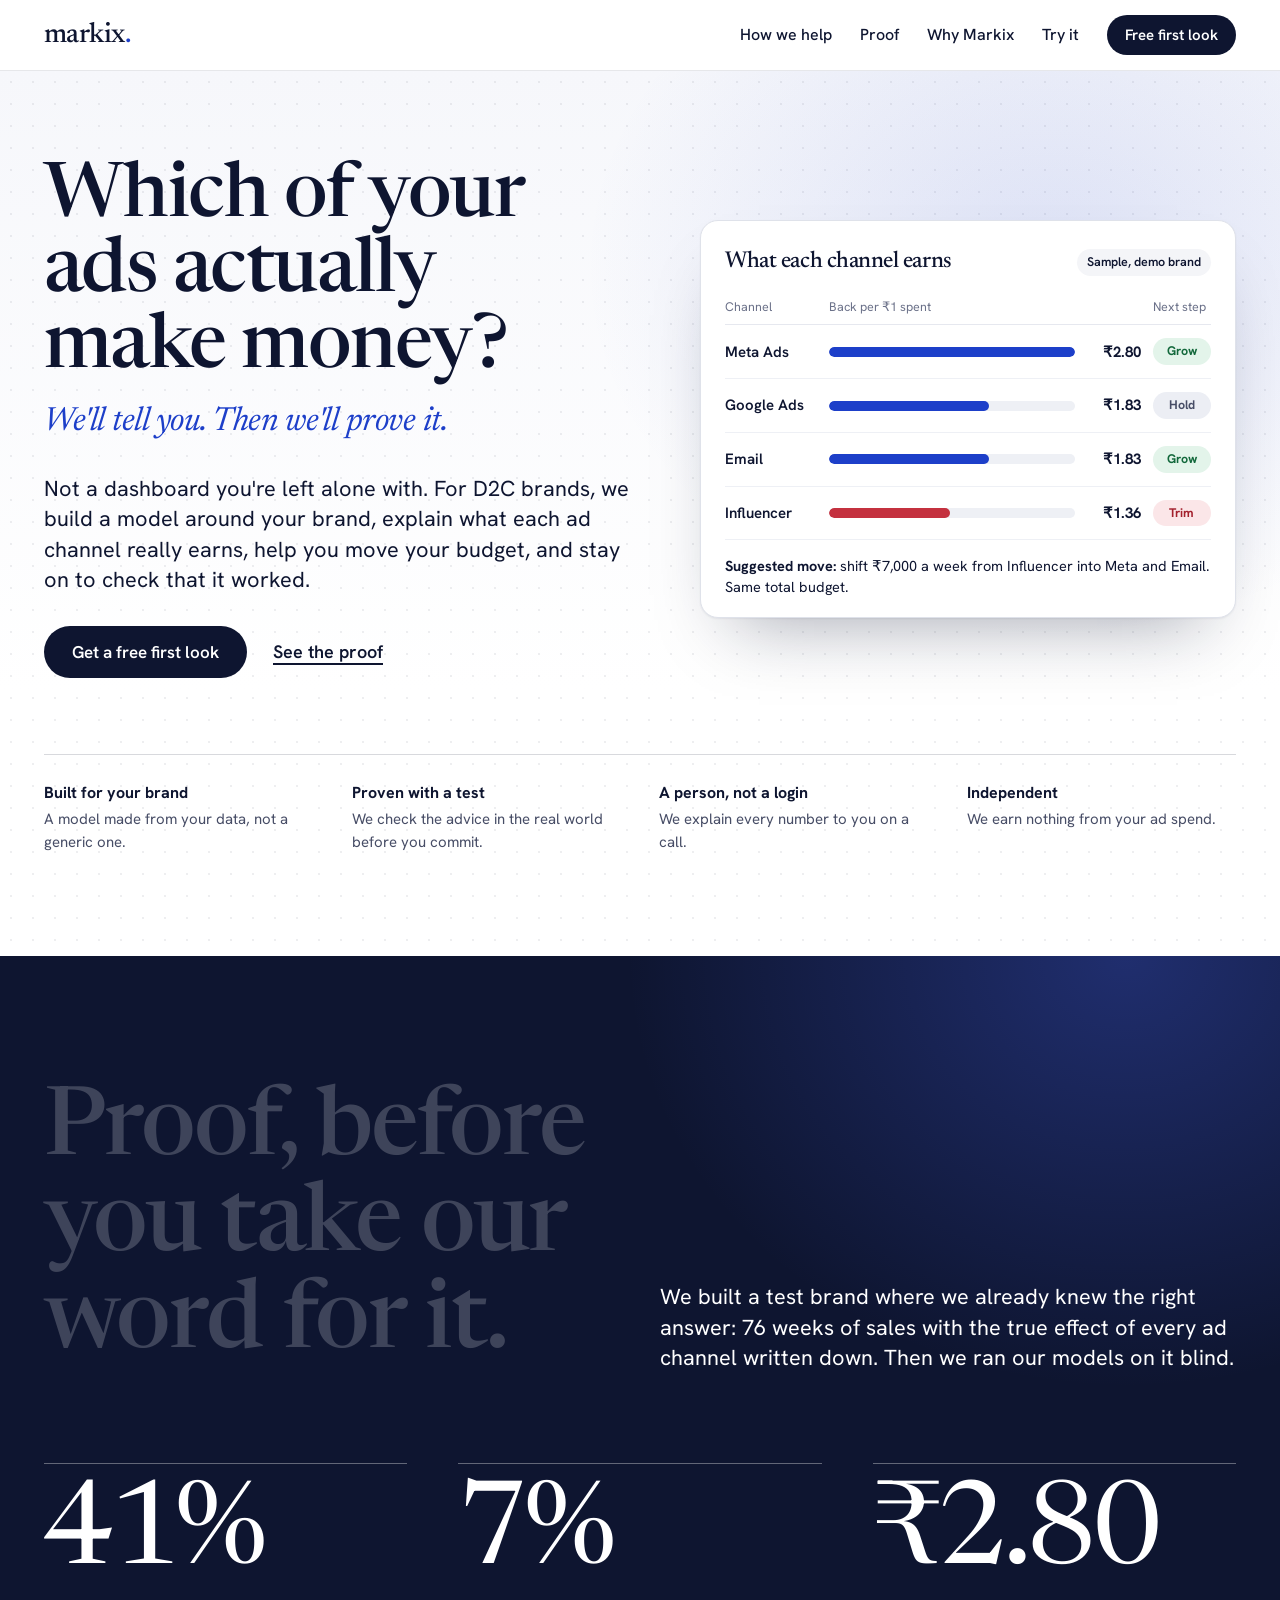
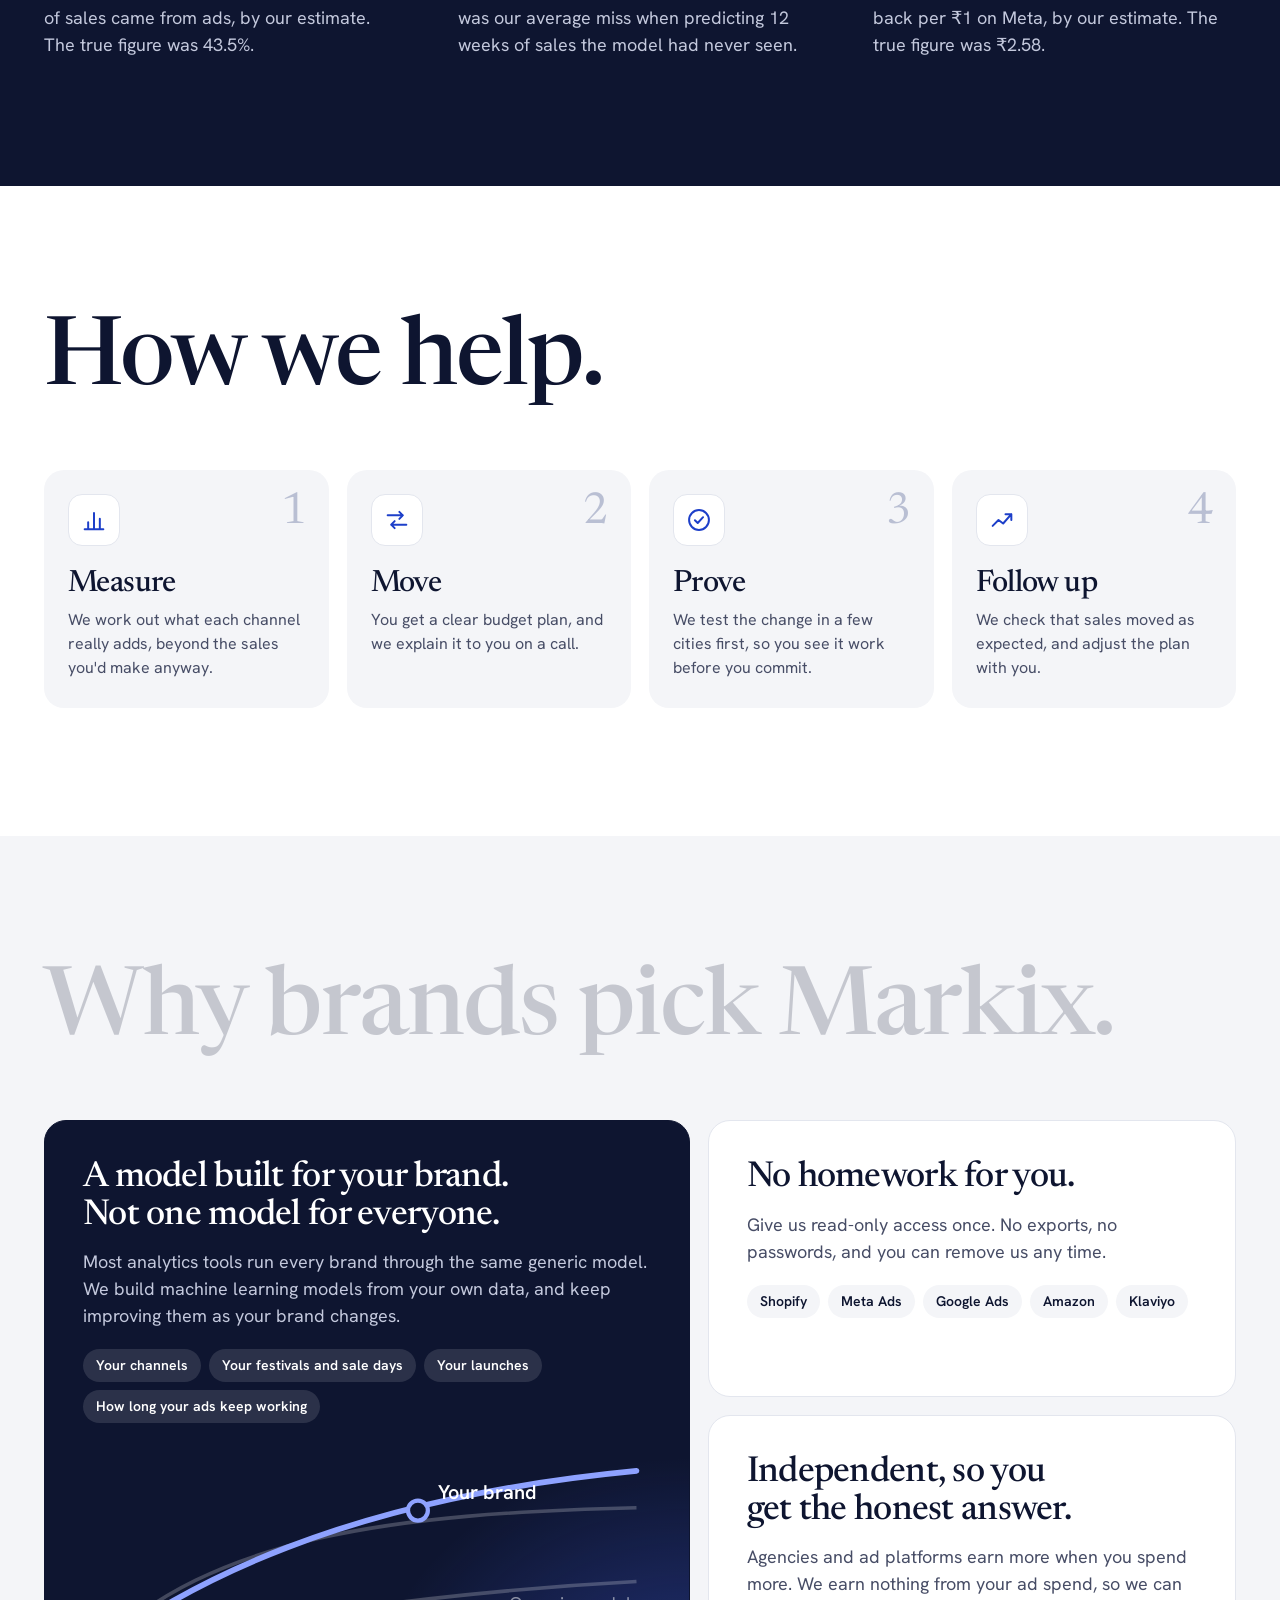
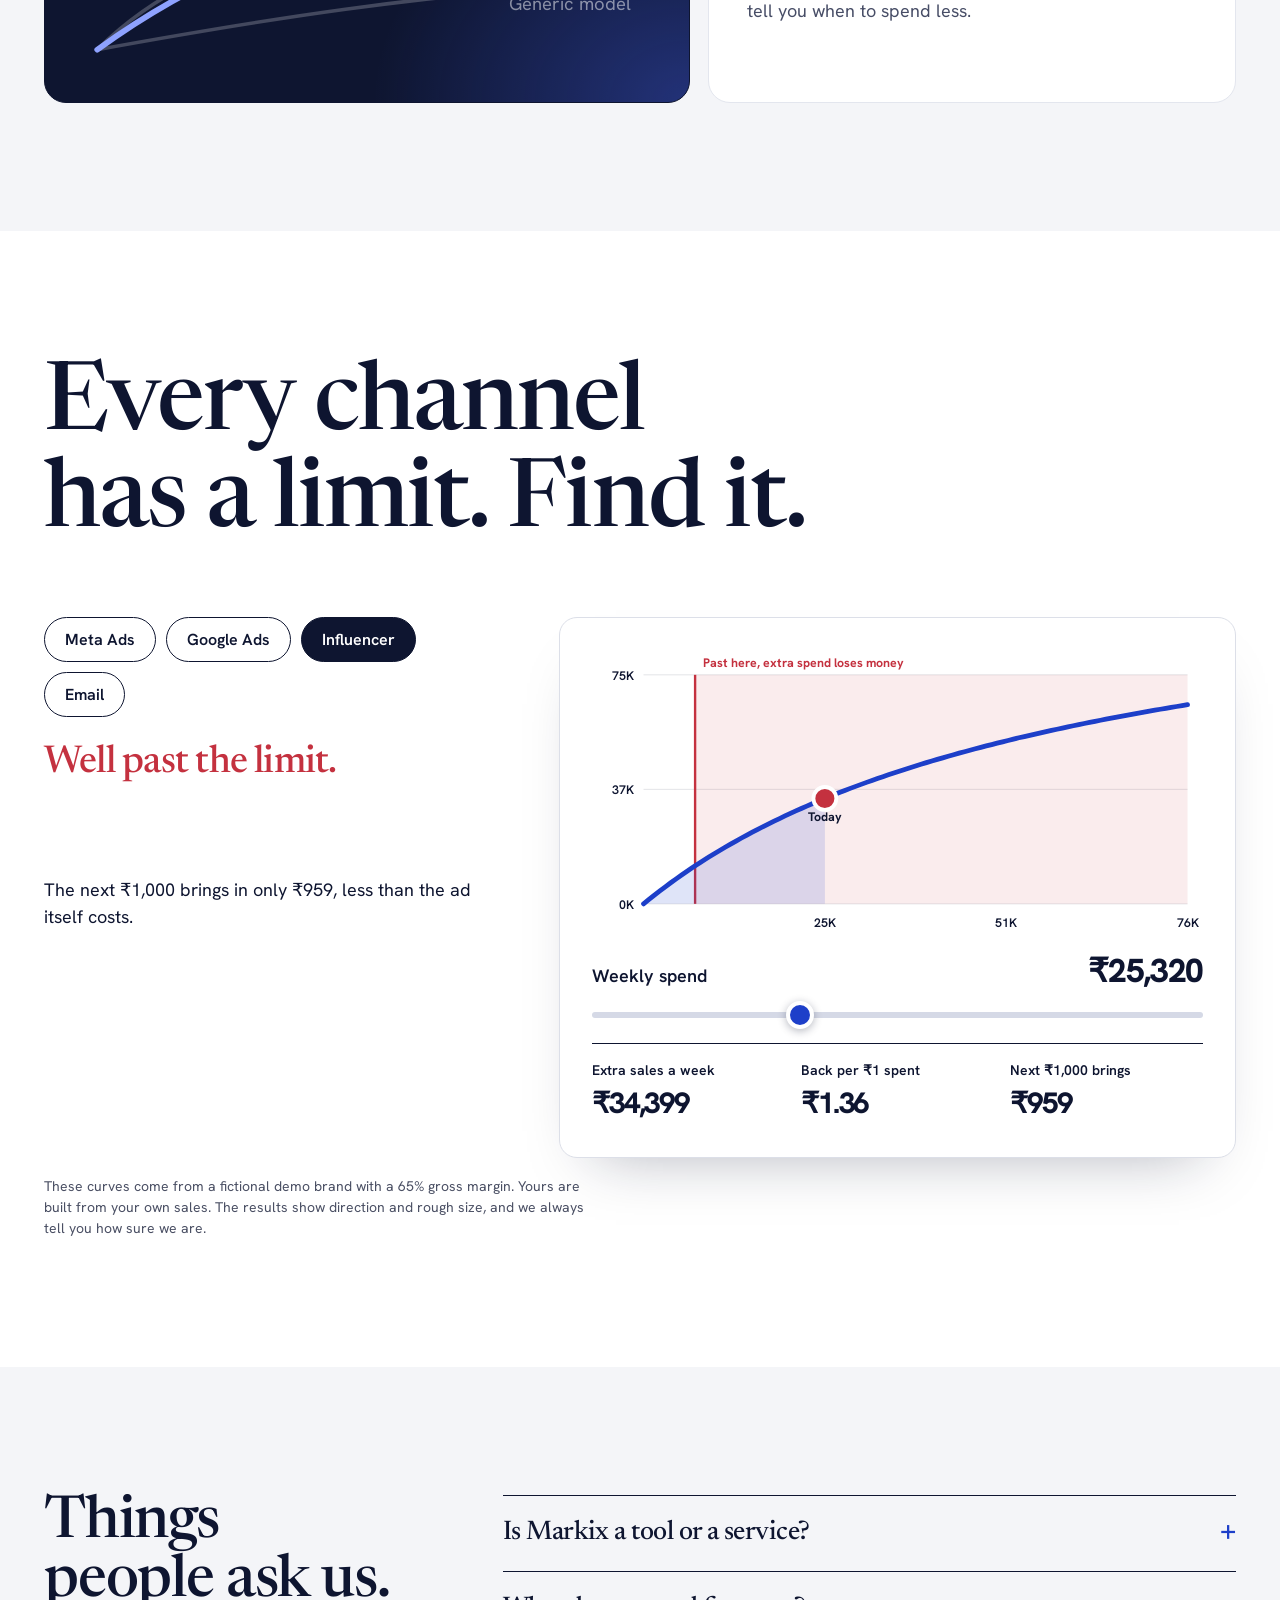
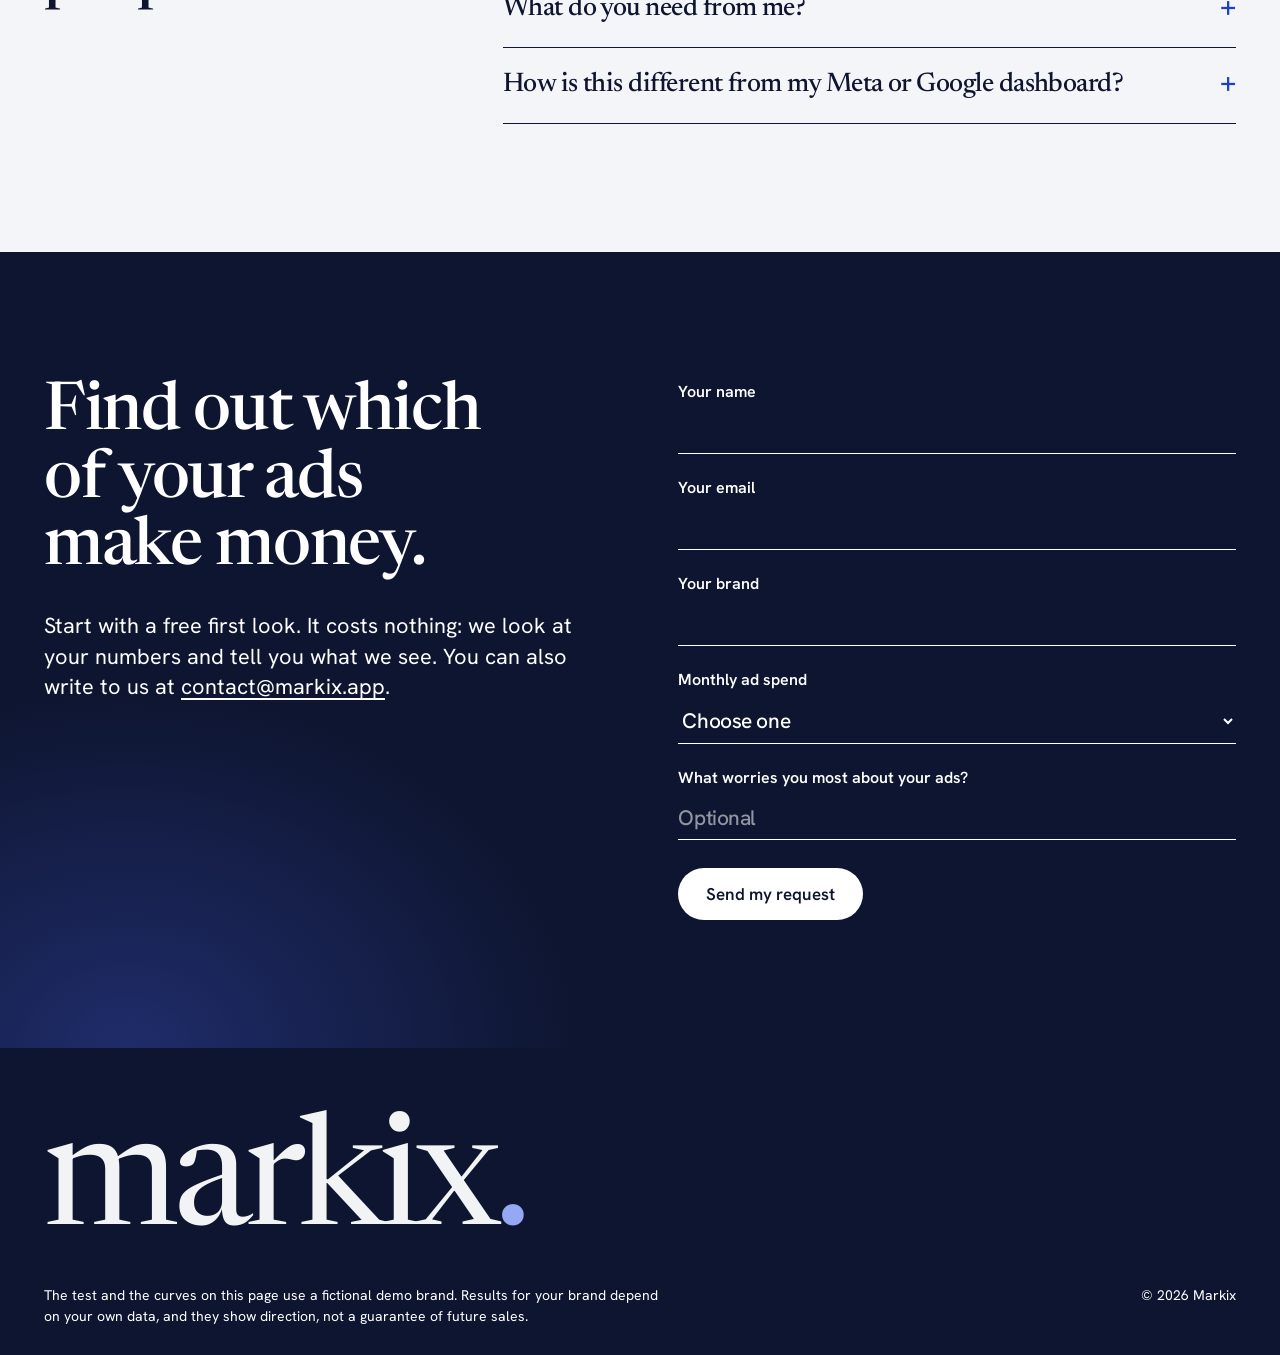
<file: index.html>
<!DOCTYPE html>
<html lang="en">
<head>
<meta charset="utf-8">
<meta name="viewport" content="width=device-width, initial-scale=1">
<title>Markix</title>
<meta name="description" content="Markix is an independent service that finds out which of your ads actually bring in sales, tells you where to move money, and runs tests to prove it.">
<link rel="canonical" href="https://markix.app/">
<link rel="preconnect" href="https://fonts.googleapis.com">
<link rel="preconnect" href="https://fonts.gstatic.com" crossorigin>
<link href="https://fonts.googleapis.com/css2?family=Newsreader:ital,opsz,wght@0,6..72,400..600;1,6..72,400..600&family=Hanken+Grotesk:wght@400..700&family=Caveat:wght@500;700&display=swap" rel="stylesheet">
<link rel="stylesheet" href="css/styles.css">
</head>
<body>

<div class="navbar"><div class="wrap">
    <nav class="nav" aria-label="Main">
      <a class="mark" href="#top">markix<i>.</i></a>
      <ul>
        <li><a href="#do">How we help</a></li>
        <li><a href="#proof">Proof</a></li>
        <li><a href="#why">Why Markix</a></li>
        <li><a href="#try">Try it</a></li>
        <li><a class="btn nav-btn" href="#book">Free first look</a></li>
      </ul>
    </nav>
</div></div>

<header class="hero" id="top">
  <div class="wrap">

    <div class="pow">
      <div>
        <h1>Which of your ads actually make money?</h1>
        <p class="answer">We'll tell you. Then we'll prove it.</p>
        <p class="body-l">Not a dashboard you're left alone with. For D2C brands, we build a model around your brand, explain what each ad channel really earns, help you move your budget, and stay on to check that it worked.</p>
        <div class="cta-row">
          <a class="btn" href="#book">Get a free first look</a>
          <a class="text-link" href="#proof">See the proof</a>
        </div>
      </div>

      <aside class="report" aria-label="Sample result from a demo brand">
        <div class="report-top"><b>What each channel earns</b><span>Sample, demo brand</span></div>
        <div class="report-head"><span>Channel</span><span>Back per ₹1 spent</span><span>Next step</span></div>
        <div class="report-row"><b>Meta Ads</b><div class="track"><i style="width:100%"></i></div><em>₹2.80</em><span class="chip grow">Grow</span></div>
        <div class="report-row"><b>Google Ads</b><div class="track"><i style="width:65%"></i></div><em>₹1.83</em><span class="chip hold">Hold</span></div>
        <div class="report-row"><b>Email</b><div class="track"><i style="width:65%"></i></div><em>₹1.83</em><span class="chip grow">Grow</span></div>
        <div class="report-row"><b>Influencer</b><div class="track"><i class="low" style="width:49%"></i></div><em>₹1.36</em><span class="chip trim">Trim</span></div>
        <p class="report-foot"><b>Suggested move:</b> shift ₹7,000 a week from Influencer into Meta and Email. Same total budget.</p>
      </aside>
    </div>

    <ul class="trust">
      <li><b>Built for your brand</b>A model made from your data, not a generic one.</li>
      <li><b>Proven with a test</b>We check the advice in the real world before you commit.</li>
      <li><b>A person, not a login</b>We explain every number to you on a call.</li>
      <li><b>Independent</b>We earn nothing from your ad spend.</li>
    </ul>
  </div>
</header>

<section class="room proof" id="proof">
  <div class="wrap">
    <div class="intro">
      <h2 class="big lit">Proof, before you take our word for it.</h2>
      <p class="body-l">We built a test brand where we already knew the right answer: 76 weeks of sales with the true effect of every ad channel written down. Then we ran our models on it blind.</p>
    </div>
    <div class="figs">
      <div><b>41%</b><p>of sales came from ads, by our estimate. The true figure was 43.5%.</p></div>
      <div><b>7%</b><p>was our average miss when predicting 12 weeks of sales the model had never seen.</p></div>
      <div><b>₹2.80</b><p>back per ₹1 on Meta, by our estimate. The true figure was ₹2.58.</p></div>
    </div>
  </div>
</section>

<section class="room do" id="do">
  <div class="wrap">
    <h2 class="big">How we help.</h2>
    <ol class="flow">
      <li>
        <div class="top"><svg class="ico" viewBox="0 0 24 24" aria-hidden="true"><path d="M4 20h16M7 20v-6M12 20V6M17 20v-9"/></svg><span class="n">1</span></div><h3>Measure</h3><p>We work out what each channel really adds, beyond the sales you'd make anyway.</p>
      </li>
      <li>
        <div class="top"><svg class="ico" viewBox="0 0 24 24" aria-hidden="true"><path d="M4 8h13M14 5l3 3-3 3M20 16H7M10 13l-3 3 3 3"/></svg><span class="n">2</span></div><h3>Move</h3><p>You get a clear budget plan, and we explain it to you on a call.</p>
      </li>
      <li>
        <div class="top"><svg class="ico" viewBox="0 0 24 24" aria-hidden="true"><circle cx="12" cy="12" r="8.5"/><path d="M8.5 12.2l2.4 2.4 4.6-5"/></svg><span class="n">3</span></div><h3>Prove</h3><p>We test the change in a few cities first, so you see it work before you commit.</p>
      </li>
      <li>
        <div class="top"><svg class="ico" viewBox="0 0 24 24" aria-hidden="true"><path d="M4 17l5-5 4 3 7-8M15 7h5v5"/></svg><span class="n">4</span></div><h3>Follow up</h3><p>We check that sales moved as expected, and adjust the plan with you.</p>
      </li>
    </ol>
  </div>
</section>

<section class="room why" id="why">
  <div class="wrap">
    <h2 class="big lit">Why brands pick Markix.</h2>
    <div class="bento">
      <article class="card dark tall">
        <h3>A model built for your brand. Not one model for everyone.</h3>
        <p>Most analytics tools run every brand through the same generic model. We build machine learning models from your own data, and keep improving them as your brand changes.</p>
        <ul class="tags"><li>Your channels</li><li>Your festivals and sale days</li><li>Your launches</li><li>How long your ads keep working</li></ul>
        <svg viewBox="0 0 400 150" aria-hidden="true"><path d="M10 140 C 120 120, 240 100, 390 92" fill="none" stroke="#ffffff" stroke-opacity=".22" stroke-width="2.5"/><path d="M10 140 C 90 60, 220 44, 390 40" fill="none" stroke="#ffffff" stroke-opacity=".22" stroke-width="2.5"/><path d="M10 140 C 70 96, 180 34, 390 14" fill="none" stroke="#8ea2ff" stroke-width="4" stroke-linecap="round"/><circle cx="236" cy="42" r="7" fill="#0e1530" stroke="#8ea2ff" stroke-width="3"/><text x="250" y="34" fill="#ffffff" font-size="14" font-weight="600">Your brand</text><text x="300" y="112" fill="#ffffff" fill-opacity=".5" font-size="13">Generic model</text></svg>
      </article>
      <article class="card">
        <h3>No homework for you.</h3>
        <p>Give us read-only access once. No exports, no passwords, and you can remove us any time.</p>
        <ul class="tags"><li>Shopify</li><li>Meta Ads</li><li>Google Ads</li><li>Amazon</li><li>Klaviyo</li></ul>
      </article>
      <article class="card">
        <h3>Independent, so you get the honest answer.</h3>
        <p>Agencies and ad platforms earn more when you spend more. We earn nothing from your ad spend, so we can tell you when to spend less.</p>
      </article>
    </div>
  </div>
</section>

<section class="room" id="try">
  <div class="wrap">
    <h2 class="big">Every channel has a limit. Find it.</h2>
    <div class="lab-grid">
      <div>
        <div class="tabs" id="tabs" role="group" aria-label="Choose a channel"></div>
        <p class="verdict" id="verdict"></p>
        <p class="explain" id="explain"></p>
      </div>
      <div class="panel">
        <svg id="curve" viewBox="0 0 640 300" role="img" aria-label="Extra weekly sales at each level of weekly spend"></svg>
        <label for="spend"><span>Weekly spend</span><b id="spendOut">₹0</b></label>
        <input type="range" id="spend" min="0" max="300" step="1" value="100">
        <div class="nums">
          <div><span>Extra sales a week</span><b id="incOut">₹0</b></div>
          <div><span>Back per ₹1 spent</span><b id="avgOut">₹0</b></div>
          <div><span>Next ₹1,000 brings</span><b id="margOut">₹0</b></div>
        </div>
      </div>
    </div>
    <p class="small">These curves come from a fictional demo brand with a 65% gross margin. Yours are built from your own sales. The results show direction and rough size, and we always tell you how sure we are.</p>
  </div>
</section>

<section class="room faq" id="faq">
  <div class="wrap grid">
    <h2 class="mid">Things people ask us.</h2>
    <div>
      <details><summary>Is Markix a tool or a service?</summary><p>A service. There is no dashboard to learn. We run our own models on your data, and you get a clear plan, a call with us and regular follow-ups.</p></details>
      <details><summary>What do you need from me?</summary><p>Two minutes. Add us as a read-only viewer on your store and ad accounts, or share a read-only token. We pull everything ourselves. If you have a list of past sales and launches, that helps.</p></details>
      <details><summary>How is this different from my Meta or Google dashboard?</summary><p>Each platform counts any sale that touched its ads, so they overlap and over-claim. We start from your total sales and work out what each channel added on top of what you'd have sold anyway.</p></details>
    </div>
  </div>
</section>

<section class="room book" id="book">
  <div class="wrap grid">
    <div>
      <h2>Find out which of your ads make money.</h2>
      <p class="body-l" style="margin-top:28px">Start with a free first look. It costs nothing: we look at your numbers and tell you what we see. You can also write to us at <a href="mailto:contact@markix.app">contact@markix.app</a>.</p>
    </div>
    <div>
      <form class="form" id="form">
        <label for="fName">Your name<input id="fName" name="name" required autocomplete="name"></label>
        <label for="fEmail">Your email<input id="fEmail" name="email" type="email" required autocomplete="email"></label>
        <label for="fBrand">Your brand<input id="fBrand" name="brand" required></label>
        <label for="fSpend">Monthly ad spend
          <select id="fSpend" name="monthly_ad_spend"><option value="">Choose one</option><option>Under ₹2 lakh</option><option>₹2–5 lakh</option><option>₹5–15 lakh</option><option>₹15 lakh or more</option></select>
        </label>
        <label for="fWorry">What worries you most about your ads?<input id="fWorry" name="worry" placeholder="Optional"></label>
        <button class="btn" id="send" type="submit">Send my request</button>
      </form>
      <p class="sent" id="sent" role="status" hidden>Request sent. We'll reply to you by email.</p>
      <div class="msg" id="msg" role="status">
        <b id="msgLead">Copy this and email it to <a href="mailto:contact@markix.app?subject=Free%20first%20look">contact@markix.app</a></b>
        <pre id="msgText"></pre>
        <div class="row"><button class="btn" id="copy" type="button">Copy message</button><span id="copied"></span></div>
      </div>
    </div>
  </div>
</section>

<footer>
  <div class="wrap">
    <div class="word" aria-hidden="true">markix<i>.</i></div>
    <div class="row">
      <p>The test and the curves on this page use a fictional demo brand. Results for your brand depend on your own data, and they show direction, not a guarantee of future sales.</p>
      <p>© <span id="yr"></span> Markix</p>
    </div>
  </div>
</footer>

<script src="js/main.js"></script>
</body>
</html>
</file>
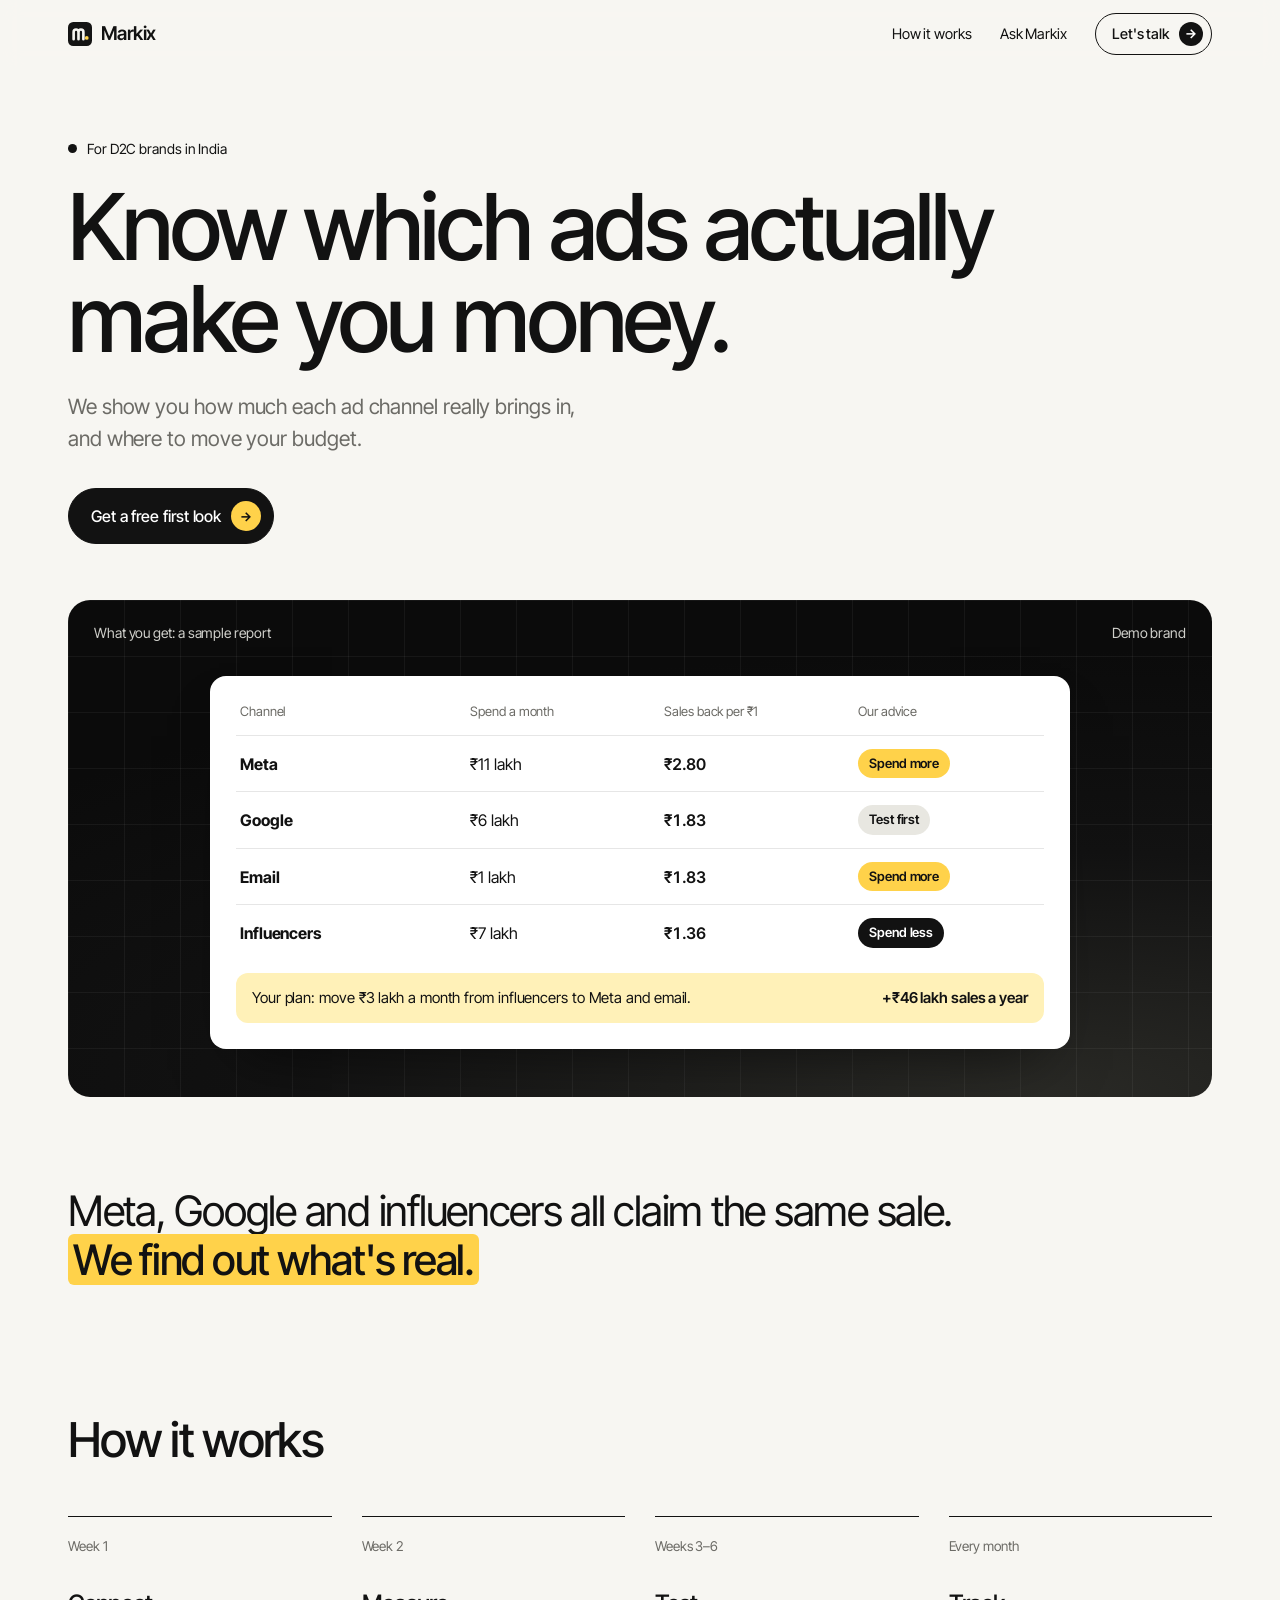
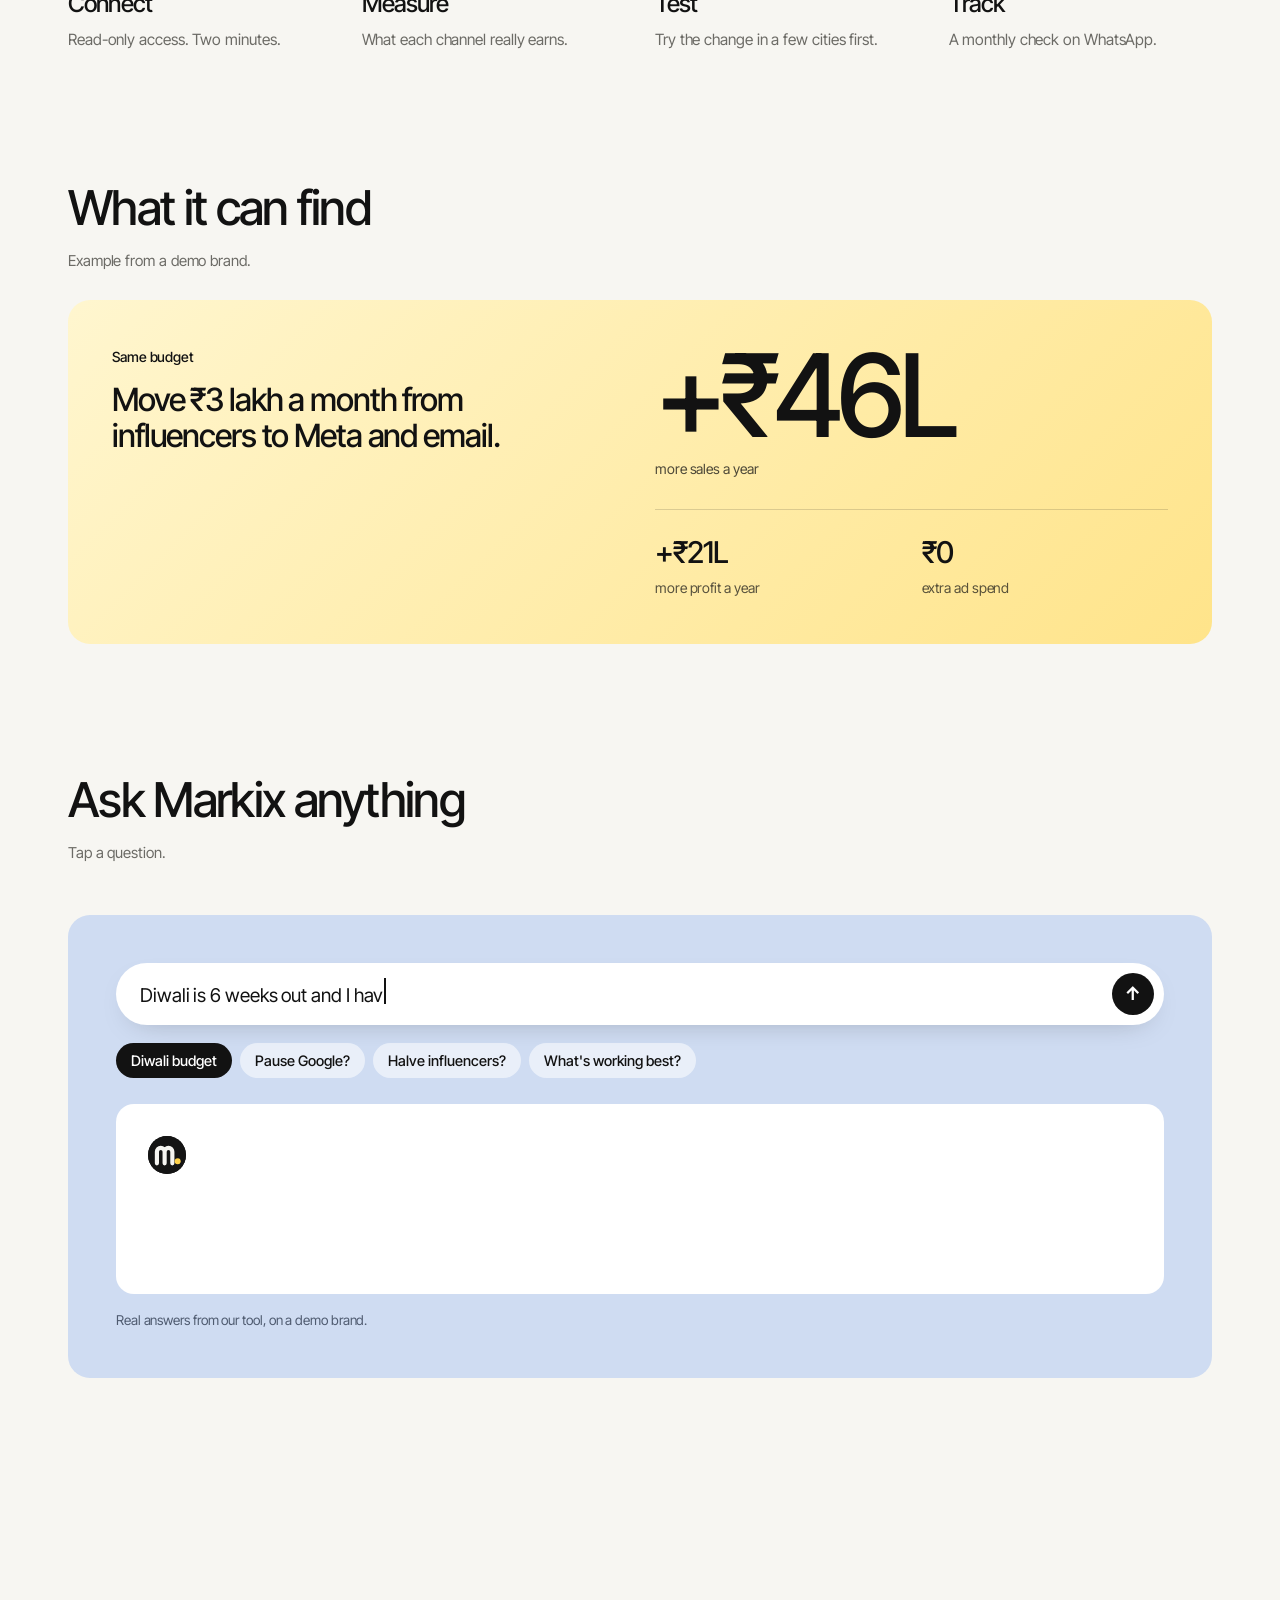
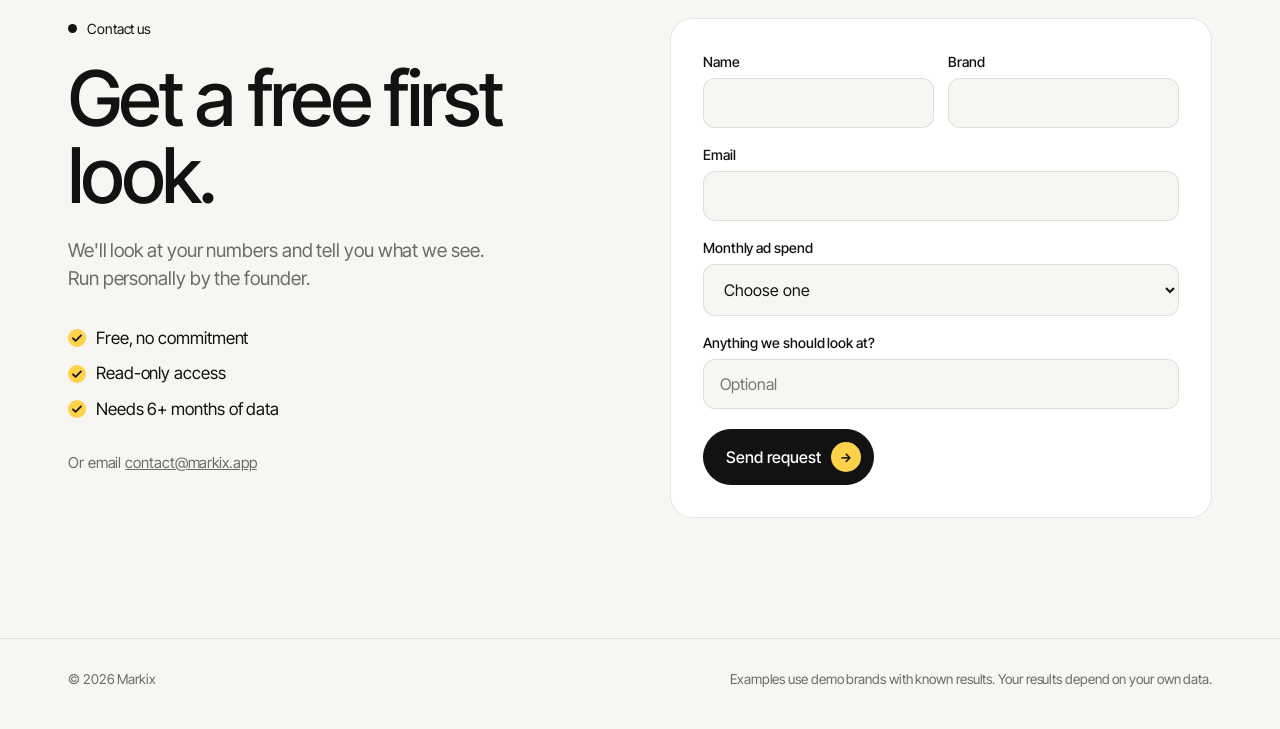
<file: public/index.html>
<!DOCTYPE html>
<html lang="en">
<head>
<meta charset="utf-8">
<meta name="viewport" content="width=device-width, initial-scale=1">
<title>Markix – Marketing mix modelling for D2C brands</title>
<meta name="description" content="Markix shows D2C brands in India which ads really bring in sales, where to move money, and proves it with a city test. Free first look.">
<link rel="canonical" href="https://markix.app/">
<meta property="og:type" content="website">
<meta property="og:site_name" content="Markix">
<meta property="og:title" content="Markix – Know which ads actually make you money">
<meta property="og:description" content="Marketing mix modelling for D2C brands in India. Find what each channel really earns, and where to move your budget.">
<meta property="og:url" content="https://markix.app/">
<meta property="og:image" content="https://markix.app/logo.png">
<meta name="theme-color" content="#f7f6f2">
<link rel="icon" href="/favicon.ico" sizes="48x48">
<link rel="icon" href="/favicon.svg" type="image/svg+xml">
<link rel="apple-touch-icon" href="/apple-touch-icon.png">
<link rel="manifest" href="/site.webmanifest">
<script type="application/ld+json">
{
  "@context": "https://schema.org",
  "@graph": [
    {
      "@type": "Organization",
      "@id": "https://markix.app/#organization",
      "name": "Markix",
      "url": "https://markix.app/",
      "logo": "https://markix.app/logo.png",
      "email": "contact@markix.app",
      "description": "Marketing mix modelling for D2C brands in India. Markix finds out which ads actually bring in sales, recommends where to move budget, and runs city tests to prove it."
    },
    {
      "@type": "WebSite",
      "@id": "https://markix.app/#website",
      "name": "Markix",
      "url": "https://markix.app/",
      "publisher": { "@id": "https://markix.app/#organization" }
    }
  ]
}
</script>
<link rel="preconnect" href="https://fonts.googleapis.com">
<link rel="preconnect" href="https://fonts.gstatic.com" crossorigin>
<link href="https://fonts.googleapis.com/css2?family=Inter+Tight:wght@400;500;600&display=swap" rel="stylesheet">
<link rel="stylesheet" href="css/styles.css">
</head>
<body>

<header class="nav">
  <div class="wrap">
    <a class="logo" href="#top"><img src="favicon.svg" alt="">Markix</a>
    <nav>
      <a href="#how">How it works</a>
      <a href="#ask">Ask Markix</a>
      <a class="pill" href="#contact">Let's talk <b>→</b></a>
    </nav>
  </div>
</header>

<main id="top">
  <section class="hero">
    <div class="wrap">
      <span class="label rv">For D2C brands in India</span>
      <h1 class="rv" style="margin-top:22px">Know which ads actually make you money.</h1>
      <p class="rv">We show you how much each ad channel really brings in, and where to move your budget.</p>
      <a class="pill solid big rv" href="#contact">Get a free first look <b>→</b></a>

      <div class="art" id="art">
        <div class="grid"></div>
        <div class="top"><span>What you get: a sample report</span><span>Demo brand</span></div>
        <div class="sample">
          <div class="srow sh"><span>Channel</span><span>Spend a month</span><span>Sales back per ₹1</span><span>Our advice</span></div>
          <div class="srow"><b>Meta</b><span>₹11 lakh</span><span class="v">₹2.80</span><span class="tagx grow">Spend more</span></div>
          <div class="srow"><b>Google</b><span>₹6 lakh</span><span class="v">₹1.83</span><span class="tagx hold">Test first</span></div>
          <div class="srow"><b>Email</b><span>₹1 lakh</span><span class="v">₹1.83</span><span class="tagx grow">Spend more</span></div>
          <div class="srow"><b>Influencers</b><span>₹7 lakh</span><span class="v">₹1.36</span><span class="tagx trim">Spend less</span></div>
          <div class="plan"><span>Your plan: move ₹3 lakh a month from influencers to Meta and email.</span><b>+₹46 lakh sales a year</b></div>
        </div>
      </div>
    </div>
  </section>

  <section class="band">
    <div class="wrap rv"><p>Meta, Google and influencers all claim the same sale. <b>We find out what's real.</b></p></div>
  </section>

  <section class="sec" id="how">
    <div class="wrap">
      <div class="head rv"><div><h2>How it works</h2></div></div>
      <div class="steps rv">
        <div><span class="w">Week 1</span><h3>Connect</h3><p>Read-only access. Two minutes.</p></div>
        <div><span class="w">Week 2</span><h3>Measure</h3><p>What each channel really earns.</p></div>
        <div><span class="w">Weeks 3–6</span><h3>Test</h3><p>Try the change in a few cities first.</p></div>
        <div><span class="w">Every month</span><h3>Track</h3><p>A monthly check on WhatsApp.</p></div>
      </div>
    </div>
  </section>

  <section class="sec" id="results" style="padding-top:0">
    <div class="wrap">
      <div class="head rv"><div><h2>What it can find</h2><p>Example from a demo brand.</p></div></div>
      <div class="cards">
        <article class="rc y rv">
          <div><span class="tag">Same budget</span><h3>Move ₹3 lakh a month from influencers to Meta and email.</h3></div>
          <div><div class="num">+₹46L</div><div class="sub">more sales a year</div>
            <div class="pair"><div><b>+₹21L</b><span>more profit a year</span></div><div><b>₹0</b><span>extra ad spend</span></div></div></div>
        </article>
      </div>
    </div>
  </section>

  <section class="sec" id="ask" style="padding-top:0">
    <div class="wrap">
      <div class="head rv"><div><h2>Ask Markix anything</h2><p>Tap a question.</p></div></div>
      <div class="askbox rv">
        <div class="input"><span id="typed"></span><b>↑</b></div>
        <div class="chips" role="group" aria-label="Example questions">
          <button class="chip" data-q="diwali" aria-pressed="true">Diwali budget</button>
          <button class="chip" data-q="google" aria-pressed="false">Pause Google?</button>
          <button class="chip" data-q="infl" aria-pressed="false">Halve influencers?</button>
          <button class="chip" data-q="best" aria-pressed="false">What's working best?</button>
        </div>
        <div class="reply" aria-live="polite"><div class="av"><img src="favicon.svg" alt=""></div><div id="reply"></div></div>
        <p class="note">Real answers from our tool, on a demo brand.</p>
      </div>
    </div>
  </section>

  <section class="sec contact" id="contact">
    <div class="wrap grid2">
      <div class="rv">
        <span class="label">Contact us</span>
        <h2 style="margin-top:22px">Get a free first look.</h2>
        <p class="lead">We'll look at your numbers and tell you what we see. Run personally by the founder.</p>
        <ul class="ticks"><li>Free, no commitment</li><li>Read-only access</li><li>Needs 6+ months of data</li></ul>
        <p class="mail">Or email <a href="mailto:contact@markix.app">contact@markix.app</a></p>
      </div>
      <div class="rv">
        <form id="form">
          <div class="two">
            <label class="f">Name<input id="fName" name="name" required autocomplete="name"></label>
            <label class="f">Brand<input id="fBrand" name="brand" required></label>
          </div>
          <label class="f">Email<input id="fEmail" name="email" type="email" required autocomplete="email"></label>
          <label class="f">Monthly ad spend
            <select id="fSpend" name="monthly_ad_spend"><option value="">Choose one</option><option>Under ₹2 lakh</option><option>₹2–5 lakh</option><option>₹5–15 lakh</option><option>₹15 lakh or more</option></select></label>
          <label class="f">Anything we should look at? <input id="fWorry" name="worry" placeholder="Optional"></label>
          <button class="pill solid big" id="send" type="submit">Send request <b>→</b></button>
        </form>
        <p class="sent" id="sent" role="status" hidden>Thank you. We'll reply by email soon.</p>
        <div class="msg" id="msg" role="status">
          <b id="msgLead">Copy this and email it to <a href="mailto:contact@markix.app?subject=Free%20first%20look">contact@markix.app</a></b>
          <pre id="msgText"></pre>
          <button class="pill" id="copy" type="button">Copy <b>⧉</b></button> <span id="copied"></span>
        </div>
      </div>
    </div>
  </section>
</main>

<footer>
  <div class="wrap"><span>© <span id="yr"></span> Markix</span><span>Examples use demo brands with known results. Your results depend on your own data.</span></div>
</footer>

<script src="js/main.js"></script>
</body>
</html>
</file>
<file: css/styles.css>
/* Layout idea: a private practice for ad spend. White and quiet grey rooms, two navy rooms,
     serif headlines, one blue accent, and a hero that is a single statement with room around it. */
  :root{
    color-scheme:light;
    --blue:#1d3fc9;      /* the one accent, used sparingly */
    --ink:#0e1530;       /* deep navy for text and the dark rooms */
    --paper:#f4f5f8;     /* quiet grey for alternate rooms */
    --white:#ffffff;
    --haldi:#ffc61a;     /* turmeric yellow, the one accent */
    --alert:#c4313f;     /* only for "this is losing money" */
    --display:"Newsreader",Georgia,"Times New Roman",serif;
    --body:"Hanken Grotesk","Helvetica Neue",Arial,sans-serif;
    --hand:"Caveat","Bradley Hand","Segoe Script",cursive;
  }
  *{box-sizing:border-box;margin:0;padding:0}
  html{scroll-behavior:smooth}
  body{background:var(--paper);color:var(--ink);font-family:var(--display);font-size:18px;line-height:1.5;font-variation-settings:"wdth" 100;-webkit-font-smoothing:antialiased;overflow-x:hidden}
  a{color:inherit}
  :focus-visible{outline:3px solid var(--haldi);outline-offset:3px}
  .wrap{max-width:1240px;margin:0 auto;padding:0 24px}
  h1,h2,h3{text-wrap:balance;font-weight:800;letter-spacing:-.04em;line-height:.95}
  .big{font-size:clamp(44px,7.4vw,112px)}
  .mid{font-size:clamp(34px,4.6vw,64px);line-height:1}
  .body-l{font-size:clamp(19px,1.7vw,24px);line-height:1.4;max-width:34em}
  .room{padding:clamp(72px,10vw,140px) 0}

  .btn{display:inline-block;background:var(--haldi);color:var(--ink);border:0;border-radius:999px;padding:16px 28px;font:700 18px var(--display);text-decoration:none;cursor:pointer;transition:transform .15s}
  .btn:hover{transform:scale(1.04)}
  .btn:active{transform:scale(.98)}

  /* ---------- hero ---------- */
  .hero{background:var(--blue);color:var(--white);padding-bottom:clamp(60px,8vw,110px)}
  .nav{display:flex;justify-content:space-between;align-items:center;padding:26px 0}
  .nav .mark{font-size:28px;font-weight:800;letter-spacing:-.05em;text-decoration:none}
  .nav .mark i{font-style:normal;color:var(--haldi)}
  .nav ul{display:flex;gap:28px;list-style:none;font-size:16px;font-weight:500}
  .nav ul a{text-decoration:none}
  .nav ul a:hover{text-decoration:underline;text-underline-offset:5px;text-decoration-thickness:2px}
  @media(max-width:720px){.nav ul li:not(:last-child){display:none}}
  .hero-grid{display:grid;grid-template-columns:1.2fr .8fr;gap:clamp(24px,5vw,72px);align-items:start;padding-top:clamp(28px,5vw,64px)}
  .hero h1{font-size:clamp(54px,9.4vw,150px);line-height:.88;font-variation-settings:"wdth" 85}
  .hero p.body-l{margin-top:32px}
  .hero .strong{margin:18px 0 34px;font-size:clamp(22px,2.1vw,30px);font-weight:800;letter-spacing:-.03em;color:var(--haldi)}
  @media(max-width:960px){.hero-grid{grid-template-columns:1fr}}

  /* ---------- statement ---------- */
  .statement p{font-size:clamp(32px,5.2vw,78px);font-weight:800;letter-spacing:-.04em;line-height:1;max-width:15em;text-wrap:balance}
  .statement mark{background:var(--haldi);color:inherit;padding:0 .12em;box-decoration-break:clone;-webkit-box-decoration-break:clone}

  /* ---------- what we do ---------- */
  .do{background:var(--white)}
  .do .intro{display:grid;grid-template-columns:1fr 1fr;gap:40px;align-items:end;margin-bottom:clamp(40px,6vw,80px)}
  @media(max-width:860px){.do .intro{grid-template-columns:1fr}}
  .steps{list-style:none;border-bottom:1px solid var(--ink)}
  .steps li{display:grid;grid-template-columns:110px 1fr 1.15fr;gap:24px;align-items:baseline;padding:30px 0;border-top:1px solid var(--ink)}
  .steps .n{font-size:clamp(40px,5vw,72px);font-weight:800;letter-spacing:-.05em;line-height:.8;color:var(--blue)}
  .steps h3{font-size:clamp(28px,3.6vw,52px)}
  .steps p{font-size:18px;max-width:32em}
  @media(max-width:860px){.steps li{grid-template-columns:64px 1fr}.steps p{grid-column:2}}

  /* ---------- no homework ---------- */
  .access{background:var(--haldi)}
  .access .grid{display:grid;grid-template-columns:1.1fr .9fr;gap:clamp(32px,6vw,90px);align-items:start}
  @media(max-width:900px){.access .grid{grid-template-columns:1fr}}
  .access ul{list-style:none;font-size:clamp(22px,2.3vw,32px);font-weight:700;letter-spacing:-.03em;line-height:1.15}
  .access li{padding:14px 0;border-top:1px solid var(--ink);display:flex;justify-content:space-between;gap:16px;align-items:baseline}
  .access li:last-child{border-bottom:1px solid var(--ink)}
  .access li span{font-size:15px;font-weight:600;letter-spacing:0;white-space:nowrap}
  .access .fine{margin-top:22px;font-size:17px;max-width:30em}

  /* ---------- not an agency ---------- */
  .indie{background:var(--ink);color:var(--white)}
  .indie h2{max-width:13em}
  .indie h2 em{font-style:normal;color:var(--haldi)}
  .versus{display:grid;grid-template-columns:1fr 1fr;gap:clamp(24px,5vw,80px);margin-top:clamp(40px,6vw,80px)}
  @media(max-width:760px){.versus{grid-template-columns:1fr}}
  .versus h3{font-size:clamp(24px,2.4vw,34px);margin-bottom:18px}
  .versus ul{list-style:none;font-size:19px}
  .versus li{padding:15px 0;border-top:1.5px solid rgba(255,255,255,.25)}
  .versus .them{color:#a9aed6}
  .versus .them li{text-decoration:line-through;text-decoration-color:var(--alert);text-decoration-thickness:2px}
  .versus .us h3{color:var(--haldi)}

  /* ---------- try it ---------- */
  .lab-grid{display:grid;grid-template-columns:.8fr 1.2fr;gap:clamp(28px,5vw,72px);align-items:start;margin-top:clamp(36px,5vw,64px)}
  @media(max-width:900px){.lab-grid{grid-template-columns:1fr}}
  .tabs{display:flex;flex-wrap:wrap;gap:10px;margin-bottom:26px}
  .tabs button{font:700 17px var(--display);padding:11px 20px;border-radius:999px;border:2.5px solid var(--ink);background:transparent;color:var(--ink);cursor:pointer}
  .tabs button[aria-pressed=true]{background:var(--ink);color:var(--white)}
  .verdict{font-size:clamp(26px,3vw,42px);font-weight:800;letter-spacing:-.035em;line-height:1.02;min-height:3.1em}
  .verdict.bad{color:var(--alert)}
  .explain{margin-top:14px;font-size:18px;max-width:26em;min-height:5.2em}
  .panel{background:var(--white);padding:clamp(18px,2.6vw,32px);box-shadow:10px 10px 0 var(--blue)}
  #curve{width:100%;height:auto;display:block}
  .panel label{display:flex;justify-content:space-between;align-items:baseline;font-weight:600;margin-top:10px;gap:12px}
  .panel label b{font-size:clamp(24px,2.6vw,34px);font-weight:800;letter-spacing:-.04em;font-variant-numeric:tabular-nums}
  input[type=range]{-webkit-appearance:none;appearance:none;width:100%;height:10px;border-radius:5px;background:var(--paper);margin:16px 0 6px;border:2px solid var(--ink)}
  input[type=range]::-webkit-slider-thumb{-webkit-appearance:none;width:34px;height:34px;border-radius:50%;background:var(--haldi);border:1px solid var(--ink);cursor:grab}
  input[type=range]::-moz-range-thumb{width:28px;height:28px;border-radius:50%;background:var(--haldi);border:1px solid var(--ink);cursor:grab}
  .nums{display:grid;grid-template-columns:repeat(3,1fr);gap:16px;margin-top:18px;border-top:1px solid var(--ink);padding-top:16px}
  .nums span{display:block;font-size:14px;font-weight:600}
  .nums b{font-size:clamp(22px,2.3vw,30px);font-weight:800;letter-spacing:-.04em;font-variant-numeric:tabular-nums}
  .small{font-size:14px;margin-top:18px;opacity:.75;max-width:40em}
  @media(max-width:520px){.nums{grid-template-columns:1fr}}

  /* ---------- faq ---------- */
  .faq{background:var(--white)}
  .faq .grid{display:grid;grid-template-columns:.7fr 1.3fr;gap:clamp(28px,5vw,72px)}
  @media(max-width:860px){.faq .grid{grid-template-columns:1fr}}
  details{border-top:1px solid var(--ink);padding:22px 0}
  details:last-child{border-bottom:1px solid var(--ink)}
  summary{list-style:none;cursor:pointer;display:flex;justify-content:space-between;gap:20px;font-size:clamp(21px,2vw,27px);font-weight:700;letter-spacing:-.03em;line-height:1.15}
  summary::-webkit-details-marker{display:none}
  summary::after{content:"+";font-weight:800;color:var(--blue);font-size:1.3em;line-height:.8;transition:transform .2s}
  details[open] summary::after{transform:rotate(45deg)}
  details p{margin-top:12px;max-width:36em}

  /* ---------- book ---------- */
  .book{background:var(--blue);color:var(--white)}
  .book .grid{display:grid;grid-template-columns:1fr 1fr;gap:clamp(32px,6vw,90px);align-items:start}
  @media(max-width:900px){.book .grid{grid-template-columns:1fr}}
  .book h2{font-size:clamp(56px,9vw,140px);line-height:.88;font-variation-settings:"wdth" 85}
  .book p a{text-decoration-thickness:2px;text-underline-offset:4px}
  .form{display:grid;gap:22px}
  .form label{display:grid;gap:6px;font-weight:600;font-size:16px}
  .form input,.form select{font:600 22px var(--display);letter-spacing:-.02em;color:var(--white);background:transparent;border:0;border-bottom:1px solid var(--white);padding:8px 0;border-radius:0;width:100%}
  .form select option{color:var(--ink)}
  .form input::placeholder{color:rgba(255,255,255,.55)}
  .form input:focus,.form select:focus{outline:none;border-color:var(--haldi)}
  .form .btn{justify-self:start;margin-top:6px}
  .msg{display:none;margin-top:26px;background:var(--white);color:var(--ink);padding:24px;box-shadow:10px 10px 0 var(--ink)}
  .msg.show{display:block}
  .msg pre{white-space:pre-wrap;font-family:var(--hand);font-size:24px;line-height:1.2;margin:12px 0 18px}
  .msg .row{display:flex;gap:14px;align-items:center;flex-wrap:wrap;font-size:15px}

  footer{background:var(--blue);color:var(--white);padding:0 0 28px;overflow:hidden}
  footer .word{font-size:clamp(110px,27vw,430px);font-weight:800;letter-spacing:-.07em;line-height:.74;font-variation-settings:"wdth" 80;margin-left:-.04em;padding-bottom:.2em;user-select:none}
  footer .word i{font-style:normal;color:var(--haldi)}
  footer .row{display:flex;justify-content:space-between;gap:16px;flex-wrap:wrap;font-size:14px;margin-top:20px}
  footer .row p{max-width:44em}

  /* ---------- calm palette and type ---------- */
  body{background:var(--white);font-family:var(--body);font-variation-settings:normal}
  h1,h2,h3,.statement p,.verdict,.steps .n,.nav .mark,footer .word,summary,.access ul{font-family:var(--display);font-weight:500;letter-spacing:-.02em;font-variation-settings:normal}
  h1,h2,h3{line-height:1.02}
  :focus-visible{outline-color:var(--blue)}
  .btn{background:var(--ink);color:var(--white);font:600 17px var(--body);padding:15px 28px}
  .btn:hover{transform:none;background:var(--blue)}
  .hero{background:var(--white);color:var(--ink)}
  .hero h1{font-size:clamp(48px,7.6vw,116px);line-height:.98;font-variation-settings:normal}
  .hero .strong{color:var(--blue);font-family:var(--display);font-weight:500;font-style:italic;letter-spacing:-.01em}
  .nav{border-bottom:1px solid rgba(14,21,48,.14)}
  .nav .mark i{color:var(--blue)}
  .statement{background:var(--paper)}
  .statement p{font-weight:500;line-height:1.06}
  .statement mark{background:none}
  .steps .n{font-weight:400}
  .models{background:var(--ink);color:var(--white)}
  .models .intro{display:grid;grid-template-columns:1fr 1fr;gap:40px;align-items:end}
  .models .cols{display:grid;grid-template-columns:repeat(3,1fr);gap:clamp(24px,4vw,56px);margin-top:clamp(40px,6vw,80px)}
  .models .cols div{border-top:1px solid rgba(255,255,255,.35);padding-top:20px}
  .models .cols h3{font-size:clamp(24px,2.3vw,32px);margin-bottom:10px;line-height:1.08}
  .models .cols p{color:#c3c8dc;font-size:17px}
  @media(max-width:860px){.models .intro,.models .cols{grid-template-columns:1fr}}
  .access{background:var(--paper)}
  .access ul{font-weight:500}
  .access li span{font-family:var(--body)}
  .indie{background:var(--white);color:var(--ink)}
  .versus li{border-top:1px solid rgba(14,21,48,.2)}
  .versus .them{color:#6b7189}
  .versus .us h3{color:var(--blue)}
  #try{background:var(--paper)}
  .tabs button{font:600 16px var(--body);border-width:1px}
  .verdict{font-weight:500;letter-spacing:-.02em;line-height:1.05}
  .panel{box-shadow:0 30px 60px -36px rgba(14,21,48,.35);border:1px solid #dcdfe8}
  input[type=range]{height:6px;border:0;background:#d5d9e6}
  input[type=range]::-webkit-slider-thumb{width:28px;height:28px;background:var(--blue);border:4px solid var(--white);box-shadow:0 2px 8px rgba(14,21,48,.3)}
  input[type=range]::-moz-range-thumb{width:22px;height:22px;background:var(--blue);border:4px solid var(--white)}
  .faq{background:var(--white)}
  summary{font-weight:500;font-size:clamp(22px,2.1vw,29px)}
  .book{background:var(--ink)}
  .book h2{font-size:clamp(48px,7.6vw,116px);line-height:.98;font-variation-settings:normal}
  .book .btn{background:var(--white);color:var(--ink)}
  .book .btn:hover{background:#c9d3ff}
  .form input,.form select{font:500 21px var(--body)}
  .form input:focus,.form select:focus{border-color:#9db0ff}
  .msg{box-shadow:none}
  .msg .btn{background:var(--ink);color:var(--white)}
  footer{background:var(--ink)}
  footer .word{font-weight:400;letter-spacing:-.04em;font-variation-settings:normal;line-height:.8;opacity:.95}
  footer .word i{color:#9db0ff}

  /* ---------- hero statement and proof ---------- */
  .pow{padding:clamp(70px,13vw,190px) 0 clamp(40px,7vw,90px)}
  .pow h1{font-size:clamp(50px,9.6vw,150px);line-height:.96;max-width:11em}
  .pow-foot{display:grid;grid-template-columns:1.1fr auto;gap:clamp(24px,6vw,90px);align-items:center;margin-top:clamp(48px,8vw,110px);padding-top:28px;border-top:1px solid var(--ink)}
  .pow-foot .strong{margin:0 0 22px}
  @media(max-width:860px){.pow-foot{grid-template-columns:1fr}}
  .proof{background:var(--ink);color:var(--white)}
  .proof .intro{display:grid;grid-template-columns:1fr 1fr;gap:40px;align-items:end}
  .figs{display:grid;grid-template-columns:repeat(3,1fr);gap:clamp(24px,4vw,56px);margin-top:clamp(44px,7vw,96px)}
  .figs div{border-top:1px solid rgba(255,255,255,.35);padding-top:18px}
  .figs b{display:block;font-family:var(--display);font-weight:400;font-size:clamp(64px,9vw,136px);line-height:.95;letter-spacing:-.03em;font-variant-numeric:tabular-nums}
  .figs p{margin-top:12px;color:#c3c8dc;max-width:20em}
  .honest{margin-top:clamp(36px,5vw,64px);max-width:44em;color:#c3c8dc;font-size:17px}
  @media(max-width:860px){.proof .intro,.figs{grid-template-columns:1fr}}
  .models{background:var(--paper);color:var(--ink)}
  .models .cols div{border-top:1px solid rgba(14,21,48,.35)}
  .models .cols p{color:inherit}
  .access{background:var(--white)}
  .indie{background:var(--paper)}
  #try{background:var(--white)}
  .faq{background:var(--paper)}

  /* ---------- refined shell: sticky nav, hero with a sample result, trust row ---------- */
  .navbar{position:sticky;top:0;z-index:20;background:rgba(255,255,255,.86);backdrop-filter:saturate(160%) blur(14px);-webkit-backdrop-filter:saturate(160%) blur(14px);border-bottom:1px solid rgba(14,21,48,.1)}
  .navbar .nav{border-bottom:0;padding:14px 0}
  .navbar .nav ul{align-items:center}
  .nav-btn{padding:10px 18px;font-size:15px}
  .navbar .nav ul a.nav-btn:hover{text-decoration:none}
  .hero{background:linear-gradient(180deg,#f6f7fb 0%,#ffffff 62%)}
  .pow{display:grid;grid-template-columns:1.05fr .95fr;gap:clamp(28px,5vw,72px);align-items:center;padding:clamp(48px,7vw,104px) 0 clamp(40px,6vw,80px)}
  .pow h1{font-size:clamp(42px,5.9vw,88px);line-height:1;max-width:none}
  .answer{font-family:var(--display);font-style:italic;font-size:clamp(24px,2.6vw,38px);letter-spacing:-.015em;color:var(--blue);margin:18px 0 22px;line-height:1.1}
  .cta-row{display:flex;gap:26px;align-items:center;flex-wrap:wrap;margin-top:30px}
  .text-link{font-weight:600;text-underline-offset:5px;text-decoration-thickness:1.5px}
  .report{background:var(--white);border:1px solid #dfe2ea;border-radius:18px;padding:24px 24px 20px;box-shadow:0 1px 2px rgba(14,21,48,.06),0 36px 70px -34px rgba(14,21,48,.38)}
  .report-top{display:flex;justify-content:space-between;align-items:center;gap:12px;margin-bottom:18px}
  .report-top b{font-family:var(--display);font-weight:500;font-size:23px;letter-spacing:-.02em}
  .report-top span{font-size:12.5px;font-weight:600;background:var(--paper);padding:4px 10px;border-radius:999px;white-space:nowrap}
  .report-head,.report-row{display:grid;grid-template-columns:92px 1fr 54px 58px;gap:12px;align-items:center}
  .report-head{font-size:12.5px;color:#6b7189;padding-bottom:8px;border-bottom:1px solid #e6e8ef}
  .report-head span:nth-child(2){grid-column:2 / span 2}
  .report-row{padding:13px 0;border-bottom:1px solid #eef0f5;font-size:15px}
  .report-row b{font-weight:600}
  .report-row em{font-style:normal;font-weight:700;font-variant-numeric:tabular-nums;text-align:right}
  .track{height:10px;border-radius:5px;background:#eef0f5;overflow:hidden}
  .track i{display:block;height:100%;border-radius:5px;background:var(--blue);transform-origin:left;animation:grow 1s cubic-bezier(.2,.8,.2,1) backwards}
  .track i.low{background:var(--alert)}
  @keyframes grow{from{transform:scaleX(0)}}
  .chip{font-size:12.5px;font-weight:700;text-align:center;padding:4px 0;border-radius:999px}
  .chip.grow{background:#e3f4ea;color:#12683b}
  .chip.hold{background:#eceef4;color:#474d66}
  .chip.trim{background:#fbe6e8;color:#a3202d}
  .report-foot{font-size:14.5px;margin-top:16px;line-height:1.4}
  .trust{list-style:none;display:grid;grid-template-columns:repeat(4,1fr);gap:clamp(18px,3vw,40px);border-top:1px solid rgba(14,21,48,.16);padding:26px 0 0;font-size:15px;color:#474d66}
  .trust b{display:block;color:var(--ink);font-size:16px;margin-bottom:3px}
  .panel{border-radius:18px}
  .msg{border-radius:14px}
  .book h2{font-size:clamp(38px,5.2vw,76px);line-height:1.02}
  @media(max-width:960px){.pow{grid-template-columns:1fr}.trust{grid-template-columns:1fr 1fr}}
  @media(max-width:520px){.trust{grid-template-columns:1fr}.report-head,.report-row{grid-template-columns:78px 1fr 50px 54px;gap:8px}}

  /* ---------- visuals: step cards, bento, soft glows ---------- */
  .hero{background:
    radial-gradient(52% 60% at 82% 22%,rgba(29,63,201,.13),transparent 70%),
    radial-gradient(rgba(14,21,48,.07) 1px,transparent 1.2px) 0 0/22px 22px,
    linear-gradient(180deg,#f6f7fb 0%,#ffffff 70%)}
  .proof{background:radial-gradient(60% 80% at 88% 0%,rgba(73,104,255,.3),transparent 65%),var(--ink)}
  .book{background:radial-gradient(55% 70% at 10% 100%,rgba(73,104,255,.28),transparent 65%),var(--ink)}
  .flow{list-style:none;display:grid;grid-template-columns:repeat(4,1fr);gap:18px;margin-top:clamp(32px,5vw,60px)}
  .flow li{background:var(--paper);border-radius:20px;padding:22px 22px 26px;transition:transform .25s,box-shadow .25s}
  .flow li:hover{transform:translateY(-4px);box-shadow:0 24px 40px -28px rgba(14,21,48,.4)}
  .flow svg{width:100%;height:auto;background:var(--white);border-radius:12px;padding:14px;margin-bottom:20px}
  .flow .n{display:inline-grid;place-items:center;width:28px;height:28px;border-radius:50%;background:var(--ink);color:var(--white);font:700 14px var(--body)}
  .flow h3{font-size:clamp(26px,2.4vw,34px);margin:12px 0 8px}
  .flow p{font-size:16px;color:#474d66}
  .why{background:var(--paper)}
  .bento{display:grid;grid-template-columns:1.1fr .9fr;gap:18px;margin-top:clamp(32px,5vw,60px)}
  .card{background:var(--white);border:1px solid #e3e6ee;border-radius:22px;padding:clamp(24px,3vw,38px)}
  .card.tall{grid-row:span 2;display:flex;flex-direction:column}
  .card.dark{background:radial-gradient(70% 60% at 100% 100%,rgba(73,104,255,.35),transparent 70%),var(--ink);color:var(--white);border-color:var(--ink)}
  .card h3{font-size:clamp(26px,2.8vw,40px);line-height:1.05}
  .card p{margin-top:14px;max-width:34em;color:#474d66}
  .card.dark p{color:#c3c8dc}
  .card.dark svg{width:100%;height:auto;margin-top:auto;padding-top:28px}
  .tags{list-style:none;display:flex;flex-wrap:wrap;gap:8px;margin-top:20px}
  .tags li{font-size:14px;font-weight:600;padding:6px 13px;border-radius:999px;background:var(--paper)}
  .card.dark .tags li{background:rgba(255,255,255,.12)}
  @media(max-width:960px){.flow{grid-template-columns:1fr 1fr}.bento{grid-template-columns:1fr}.card.tall{grid-row:auto}}
  @media(max-width:520px){.flow{grid-template-columns:1fr}}

  /* steps: small line icons instead of pictures */
  .flow li{padding:24px 24px 28px}
  .flow .top{display:flex;justify-content:space-between;align-items:flex-start;margin-bottom:22px}
  .flow svg.ico{width:52px;height:52px;padding:11px;margin:0;background:var(--white);border:1px solid #e3e6ee;border-radius:14px;fill:none;stroke:var(--blue);stroke-width:1.7;stroke-linecap:round;stroke-linejoin:round}
  .flow .n{display:block;width:auto;height:auto;background:none;border-radius:0;color:#b9bfd3;font:400 44px/0.9 var(--display);letter-spacing:-.03em}
  .flow h3{margin:0 0 8px}

  .sent{font-family:var(--display);font-size:clamp(26px,2.6vw,36px);line-height:1.1;letter-spacing:-.02em}
  .btn:disabled{opacity:.6;cursor:default}

  footer{padding-top:clamp(36px,5vw,64px)}
  footer .word{font-size:clamp(56px,12vw,180px);line-height:1;padding-bottom:0;margin-left:0}

  /* words light up as the line scrolls into view */
  .lit .w{opacity:.2;transition:opacity .3s ease}
  .lit .w.on{opacity:1}

  @media (prefers-reduced-motion:reduce){.lit .w{opacity:1}*{animation:none!important;transition:none!important}html{scroll-behavior:auto}}
</file>
<file: public/css/styles.css>
:root{--ink:#121212;--paper:#f7f6f2;--muted:#6c6b66;--line:rgba(18,18,18,.1);--sun:#ffd24a;--butter:#fff1b8;--mint:#c8efd6;--lilac:#ddd3f7;--sky:#cfdcf2;--night:#0f0f10}
*{box-sizing:border-box;margin:0;padding:0}
html{scroll-behavior:smooth;scroll-padding-top:70px}
body{background:var(--paper);color:var(--ink);font:400 17px/1.5 "Inter Tight",system-ui,-apple-system,"Segoe UI",sans-serif;-webkit-font-smoothing:antialiased;overflow-x:hidden;letter-spacing:-.005em}
a{color:inherit}
.wrap{max-width:1200px;margin:0 auto;padding:0 28px}
h1,h2,h3{font-weight:500;letter-spacing:-.035em}
.label{display:flex;align-items:center;gap:10px;font-size:14px;color:var(--ink)}
.label::before{content:"";width:9px;height:9px;border-radius:50%;background:var(--ink)}
.dark .label{color:#fff}.dark .label::before{background:var(--sun)}
.pill{display:inline-flex;align-items:center;gap:10px;border:1.5px solid var(--ink);border-radius:999px;padding:8px 8px 8px 16px;font-size:14.5px;font-weight:500;text-decoration:none;background:transparent;cursor:pointer;color:var(--ink);font-family:inherit}
.pill b{width:24px;height:24px;border-radius:50%;background:var(--ink);color:#fff;display:grid;place-items:center;font-size:13px;transition:transform .2s}
.pill:hover b{transform:rotate(-45deg)}
.pill.solid{background:var(--ink);color:#fff}.pill.solid b{background:var(--sun);color:var(--ink)}
.pill.big{font-size:16px;padding:12px 12px 12px 22px}.pill.big b{width:30px;height:30px}

/* nav */
.nav{position:sticky;top:0;z-index:10;background:rgba(247,246,242,.88);backdrop-filter:blur(10px);-webkit-backdrop-filter:blur(10px)}
.nav .wrap{display:flex;justify-content:space-between;align-items:center;height:68px}
.logo{display:flex;align-items:center;gap:9px;font-weight:600;font-size:19px;text-decoration:none;letter-spacing:-.03em}
.logo img{width:24px;height:24px}
.nav nav{display:flex;gap:28px;align-items:center;font-size:14.5px}
.nav nav a:not(.pill){text-decoration:none}
@media(max-width:720px){.nav nav a:not(.pill){display:none}}

/* hero */
.hero{padding:70px 0 0}
.hero h1{font-size:clamp(46px,7.2vw,96px);line-height:1;max-width:1000px}
.hero p{font-size:clamp(18px,1.9vw,21px);color:var(--muted);max-width:520px;margin:26px 0 34px}
.art{margin-top:56px;position:relative;border-radius:22px;overflow:hidden;background:radial-gradient(120% 90% at 85% 100%,#2a2a26 0%,#121212 55%,#0b0b0b 100%);aspect-ratio:2.25/1;color:#fff}
.art .grid{position:absolute;inset:0;background-image:linear-gradient(rgba(255,255,255,.05) 1px,transparent 1px),linear-gradient(90deg,rgba(255,255,255,.05) 1px,transparent 1px);background-size:56px 56px}
.art .bars{position:absolute;right:6%;bottom:0;display:flex;gap:18px;align-items:flex-end;height:78%}
.art .bars i{width:clamp(28px,5vw,74px);background:#33332f;border-radius:6px 6px 0 0;height:0;transition:height 1.2s cubic-bezier(.2,.7,.2,1)}
.art .bars i:last-child{background:var(--sun)}
.art .top{position:absolute;top:22px;left:26px;right:26px;display:flex;justify-content:space-between;font-size:14px;color:#cfcfca}
.art .word{position:absolute;left:24px;bottom:18px;font-size:clamp(44px,8vw,112px);font-weight:600;letter-spacing:-.055em;line-height:1}
.art .word i{display:inline-block;width:.2em;height:.2em;border-radius:50%;background:var(--sun);margin-left:.04em}

/* intro */
.sec{padding:120px 0}
.split{display:grid;grid-template-columns:300px 1fr;gap:40px}
.split h2{font-size:clamp(30px,3.6vw,44px);line-height:1.12;max-width:760px}
.cols{display:grid;grid-template-columns:1fr 1fr;gap:36px;margin-top:30px;max-width:760px;color:var(--muted);font-size:16px}

/* problem card */
.claim{margin-top:60px;border-radius:22px;background:#fff;border:1px solid var(--line);padding:clamp(26px,4vw,48px);display:grid;grid-template-columns:1fr 1fr;gap:40px;align-items:center}
.claim .lines{display:grid;gap:12px}
.claim .lines div{display:flex;justify-content:space-between;align-items:center;padding:16px 20px;border-radius:14px;background:var(--paper);font-size:17px;opacity:.25;transform:translateX(-10px);transition:.5s}
.claim .lines div.on{opacity:1;transform:none}
.claim .lines b{font-weight:600}
.claim .sum{font-size:clamp(64px,8vw,120px);font-weight:500;letter-spacing:-.05em;line-height:.95}
.claim .sum small{display:block;font-size:17px;letter-spacing:0;color:var(--muted);margin-top:14px;line-height:1.4}
.claim .sum span{background:var(--sun);padding:0 .06em;border-radius:6px}

/* results */
.head{display:flex;justify-content:space-between;align-items:flex-end;gap:20px;margin-bottom:28px;flex-wrap:wrap}
.head h2{font-size:clamp(34px,4vw,48px)}
.head p{color:var(--muted);font-size:15px;margin-top:6px}
.cards{display:grid;gap:16px}
.rc{border-radius:22px;padding:clamp(26px,3.6vw,44px);display:grid;grid-template-columns:1fr 1fr;gap:30px;align-items:start}
.rc.y{background:linear-gradient(135deg,#fff6cf,#ffe48a)}
.rc.g{background:linear-gradient(135deg,#dff6e7,#b9e8cb)}
.rc.l{background:linear-gradient(135deg,#ece6fb,#d3c7f4)}
.rc .tag{font-size:14px;font-weight:500}
.rc h3{font-size:clamp(24px,2.6vw,32px);line-height:1.15;margin:12px 0 12px;max-width:420px}
.rc p{font-size:15px;max-width:400px;opacity:.75}
.rc .num{font-size:clamp(64px,9vw,128px);font-weight:500;letter-spacing:-.055em;line-height:.9}
.rc .sub{font-size:14px;margin-top:10px;opacity:.75}
.rc .pair{display:grid;grid-template-columns:1fr 1fr;gap:20px;margin-top:30px;padding-top:20px;border-top:1px solid rgba(18,18,18,.15)}
.rc .pair b{font-size:30px;font-weight:500;letter-spacing:-.03em;display:block}
.rc .pair span{font-size:14px;opacity:.7}

/* ask */
.askbox{margin-top:50px;border-radius:22px;background:var(--sky);padding:clamp(22px,4vw,48px)}
.input{display:flex;align-items:center;gap:12px;background:#fff;border-radius:999px;padding:10px 10px 10px 24px;font-size:clamp(16px,1.8vw,19px);box-shadow:0 10px 30px -18px rgba(18,18,18,.35)}
.input span{flex:1;min-height:1.4em}
.input b{width:42px;height:42px;border-radius:50%;background:var(--ink);color:#fff;display:grid;place-items:center;flex:none}
.caret{display:inline-block;width:2px;height:1.05em;background:var(--ink);vertical-align:-3px;margin-left:1px;animation:bl 1s steps(1) infinite}
@keyframes bl{50%{opacity:0}}
.chips{display:flex;flex-wrap:wrap;gap:8px;margin:18px 0 26px}
.chip{font:500 14.5px "Inter Tight",sans-serif;background:rgba(255,255,255,.55);border:0;border-radius:999px;padding:9px 15px;cursor:pointer;color:var(--ink)}
.chip[aria-pressed=true]{background:var(--ink);color:#fff}
.reply{background:#fff;border-radius:18px;padding:clamp(22px,3vw,32px);display:grid;grid-template-columns:auto 1fr;gap:18px;min-height:190px}
.reply .av{width:38px;height:38px;border-radius:50%;background:var(--ink);display:grid;place-items:center}
.reply .av img{width:38px;height:38px;border-radius:50%}
.reply .big{font-size:clamp(26px,3.2vw,38px);font-weight:500;letter-spacing:-.035em;line-height:1.1}
.reply p{color:var(--muted);margin-top:8px}
.reply .rng{display:inline-block;margin-top:14px;font-size:13.5px;background:var(--butter);border-radius:8px;padding:4px 10px}
.bars2{display:grid;gap:9px;margin-top:16px;max-width:520px}
.bars2 div{display:grid;grid-template-columns:84px 1fr 56px;gap:12px;align-items:center;font-size:14.5px}
.bars2 i{height:10px;border-radius:5px;background:var(--sun);display:block;transform-origin:left;animation:gr .7s ease both}
.bars2 i.g{background:#e3e2dc}
.bars2 span:last-child{text-align:right;font-weight:500}
@keyframes gr{from{transform:scaleX(0)}}
.note{font-size:13.5px;color:#4f5b70;margin-top:16px}

/* how */
.steps{display:grid;grid-template-columns:repeat(4,1fr);gap:30px;margin-top:40px}
.steps div{border-top:1px solid var(--ink);padding-top:16px}
.steps .w{font-size:13.5px;color:var(--muted)}
.steps h3{font-size:24px;margin:28px 0 6px}
.steps p{font-size:15.5px;color:var(--muted)}

/* why */
.why{display:grid;grid-template-columns:repeat(4,1fr);gap:16px;margin-top:40px}
.why div{background:#fff;border:1px solid var(--line);border-radius:18px;padding:24px;min-height:190px;display:flex;flex-direction:column;justify-content:space-between}
.why b{font-size:20px;font-weight:500;letter-spacing:-.02em}
.why p{color:var(--muted);font-size:15px;margin-top:8px}
.why .ic{width:34px;height:34px;border-radius:50%;background:var(--butter);display:grid;place-items:center;font-weight:600;margin-bottom:26px}

/* founder */
.dark{background:var(--night);color:#fff}
.dark .split h2{color:#fff}
.dark .cols{color:#a9a8a2}

/* contact */
.contact .grid2{display:grid;grid-template-columns:1fr 1fr;gap:60px;align-items:start}
.contact h2{font-size:clamp(44px,6vw,80px);line-height:1}
.contact .lead{color:var(--muted);font-size:19px;margin-top:22px;max-width:420px}
.ticks{list-style:none;margin-top:32px;display:grid;gap:10px}
.ticks li{display:flex;gap:10px;align-items:center}
.ticks li::before{content:"";width:18px;height:18px;border-radius:50%;background:var(--sun) url("data:image/svg+xml,%3Csvg xmlns='http://www.w3.org/2000/svg' viewBox='0 0 18 18'%3E%3Cpath d='M5 9.3l2.6 2.5L13 6.4' fill='none' stroke='%23121212' stroke-width='1.8' stroke-linecap='round' stroke-linejoin='round'/%3E%3C/svg%3E") center/18px no-repeat}
.mail{margin-top:30px;color:var(--muted);font-size:15px}
form{background:#fff;border:1px solid var(--line);border-radius:22px;padding:32px;display:grid;gap:16px}
.f{display:grid;gap:6px;font-size:14px;font-weight:500}
.f input,.f select{font:400 16px "Inter Tight",sans-serif;padding:14px 16px;border:1px solid var(--line);border-radius:12px;background:var(--paper);color:var(--ink);width:100%}
.f input:focus,.f select:focus{outline:2px solid var(--ink);outline-offset:-1px;background:#fff}
.two{display:grid;grid-template-columns:1fr 1fr;gap:14px}
form .pill{justify-self:start;margin-top:4px}
.sent{background:var(--mint);border-radius:22px;padding:32px;font-size:22px;font-weight:500}
.msg{display:none;background:#fff;border:1px solid var(--line);border-radius:18px;padding:22px;margin-top:14px;font-size:15px}
.msg.show{display:block}
.msg pre{white-space:pre-wrap;font:13.5px/1.5 ui-monospace,Menlo,monospace;background:var(--paper);border-radius:10px;padding:12px;margin:10px 0}

footer{padding:30px 0 40px;font-size:13.5px;color:var(--muted);border-top:1px solid var(--line)}
footer .wrap{display:flex;justify-content:space-between;gap:20px;flex-wrap:wrap}

.rv{opacity:0;transform:translateY(16px);transition:opacity .8s,transform .8s}
.rv.in{opacity:1;transform:none}
@media(prefers-reduced-motion:reduce){*{transition:none!important;animation:none!important}.rv,.claim .lines div{opacity:1;transform:none}}

@media(max-width:900px){
  .split{grid-template-columns:1fr;gap:18px}
  .claim,.rc,.contact .grid2{grid-template-columns:1fr}
  .steps,.why{grid-template-columns:1fr 1fr}
  .art{aspect-ratio:1.5/1}
}
@media(max-width:600px){
  body{font-size:16px}
  .wrap{padding:0 18px}
  .sec{padding:84px 0}
  .hero{padding-top:40px}
  .art{aspect-ratio:1/1;border-radius:18px}
  .art .bars{gap:10px;right:5%}
  .art .top span:last-child{display:none}
  .cols,.steps,.why,.two{grid-template-columns:1fr}
  .why div{min-height:0}
  .reply{grid-template-columns:1fr}
  .bars2 div{grid-template-columns:72px 1fr 50px}
  form{padding:22px}
}

/* sample report inside the hero panel */
.art{aspect-ratio:auto;padding:76px clamp(18px,4vw,56px) clamp(22px,4vw,48px)}
.sample{position:relative;background:#fff;color:var(--ink);border-radius:16px;padding:clamp(14px,2.4vw,26px);max-width:860px;margin:0 auto;box-shadow:0 30px 60px -30px rgba(0,0,0,.6)}
.srow{display:grid;grid-template-columns:1.2fr 1fr 1fr 1fr;gap:12px;align-items:center;padding:13px 4px;border-top:1px solid var(--line);font-size:16px}
.srow.sh{border-top:0;font-size:13px;color:var(--muted);padding-top:0}
.srow .v{font-weight:600;font-variant-numeric:tabular-nums}
.tagx{justify-self:start;font-size:13px;font-weight:600;border-radius:999px;padding:5px 11px}
.tagx.grow{background:var(--sun)}.tagx.hold{background:#e8e7e1}.tagx.trim{background:var(--ink);color:#fff}
.plan{margin-top:12px;background:var(--butter);border-radius:12px;padding:14px 16px;display:flex;justify-content:space-between;align-items:center;gap:16px;font-size:15px}
.plan b{font-weight:600;white-space:nowrap}

/* what you get */
.gets{display:grid;grid-template-columns:repeat(4,1fr);gap:16px;margin-top:56px}
.gets div{background:#fff;border:1px solid var(--line);border-radius:18px;padding:24px}
.gets .n{width:32px;height:32px;border-radius:50%;background:var(--sun);display:grid;place-items:center;font-weight:600;font-size:15px}
.gets h3{font-size:21px;margin:26px 0 6px}
.gets p{color:var(--muted);font-size:15px}

/* faq */
.faq .wrap{max-width:860px}
details{border-top:1px solid var(--line);padding:20px 0}
details:last-child{border-bottom:1px solid var(--line)}
summary{list-style:none;cursor:pointer;font-weight:500;font-size:19px;display:flex;justify-content:space-between;gap:20px;letter-spacing:-.015em}
summary::-webkit-details-marker{display:none}
summary::after{content:"+";font-size:24px;line-height:1;transition:transform .2s}
details[open] summary::after{transform:rotate(45deg)}
details p{color:var(--muted);margin-top:10px;max-width:700px}

@media(max-width:900px){.gets{grid-template-columns:1fr 1fr}}
@media(max-width:600px){
  .art{padding:60px 12px 14px}
  .art .top span:last-child{display:inline}
  .gets{grid-template-columns:1fr}
  .srow{grid-template-columns:1fr auto auto;font-size:14px;gap:10px}
  .srow > :nth-child(2){display:none}
  .plan{flex-direction:column;align-items:flex-start;gap:6px}
}

/* one-line problem band */
.band{padding:90px 0 0}
.band p{font-size:clamp(26px,3.4vw,42px);letter-spacing:-.03em;line-height:1.15;max-width:900px}
.band b{font-weight:500;background:var(--sun);padding:0 .12em;border-radius:6px}
</file>
